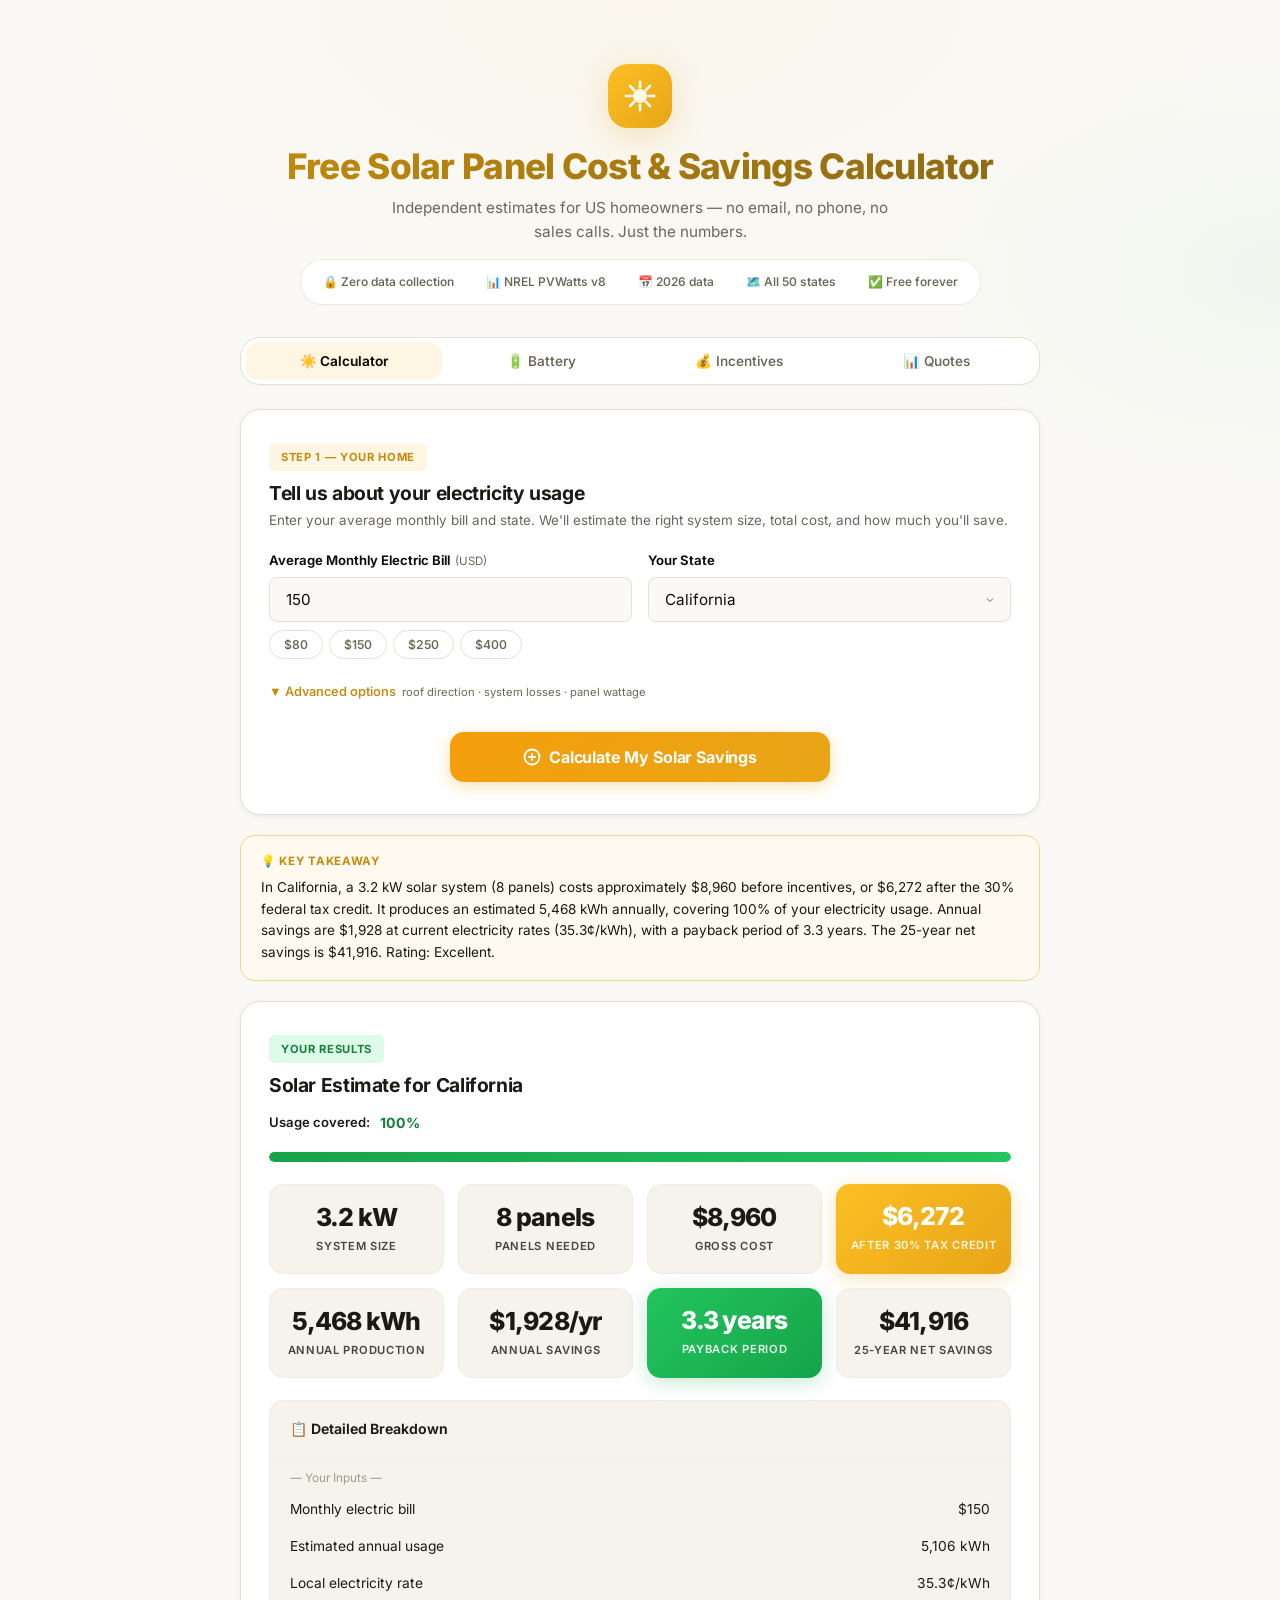
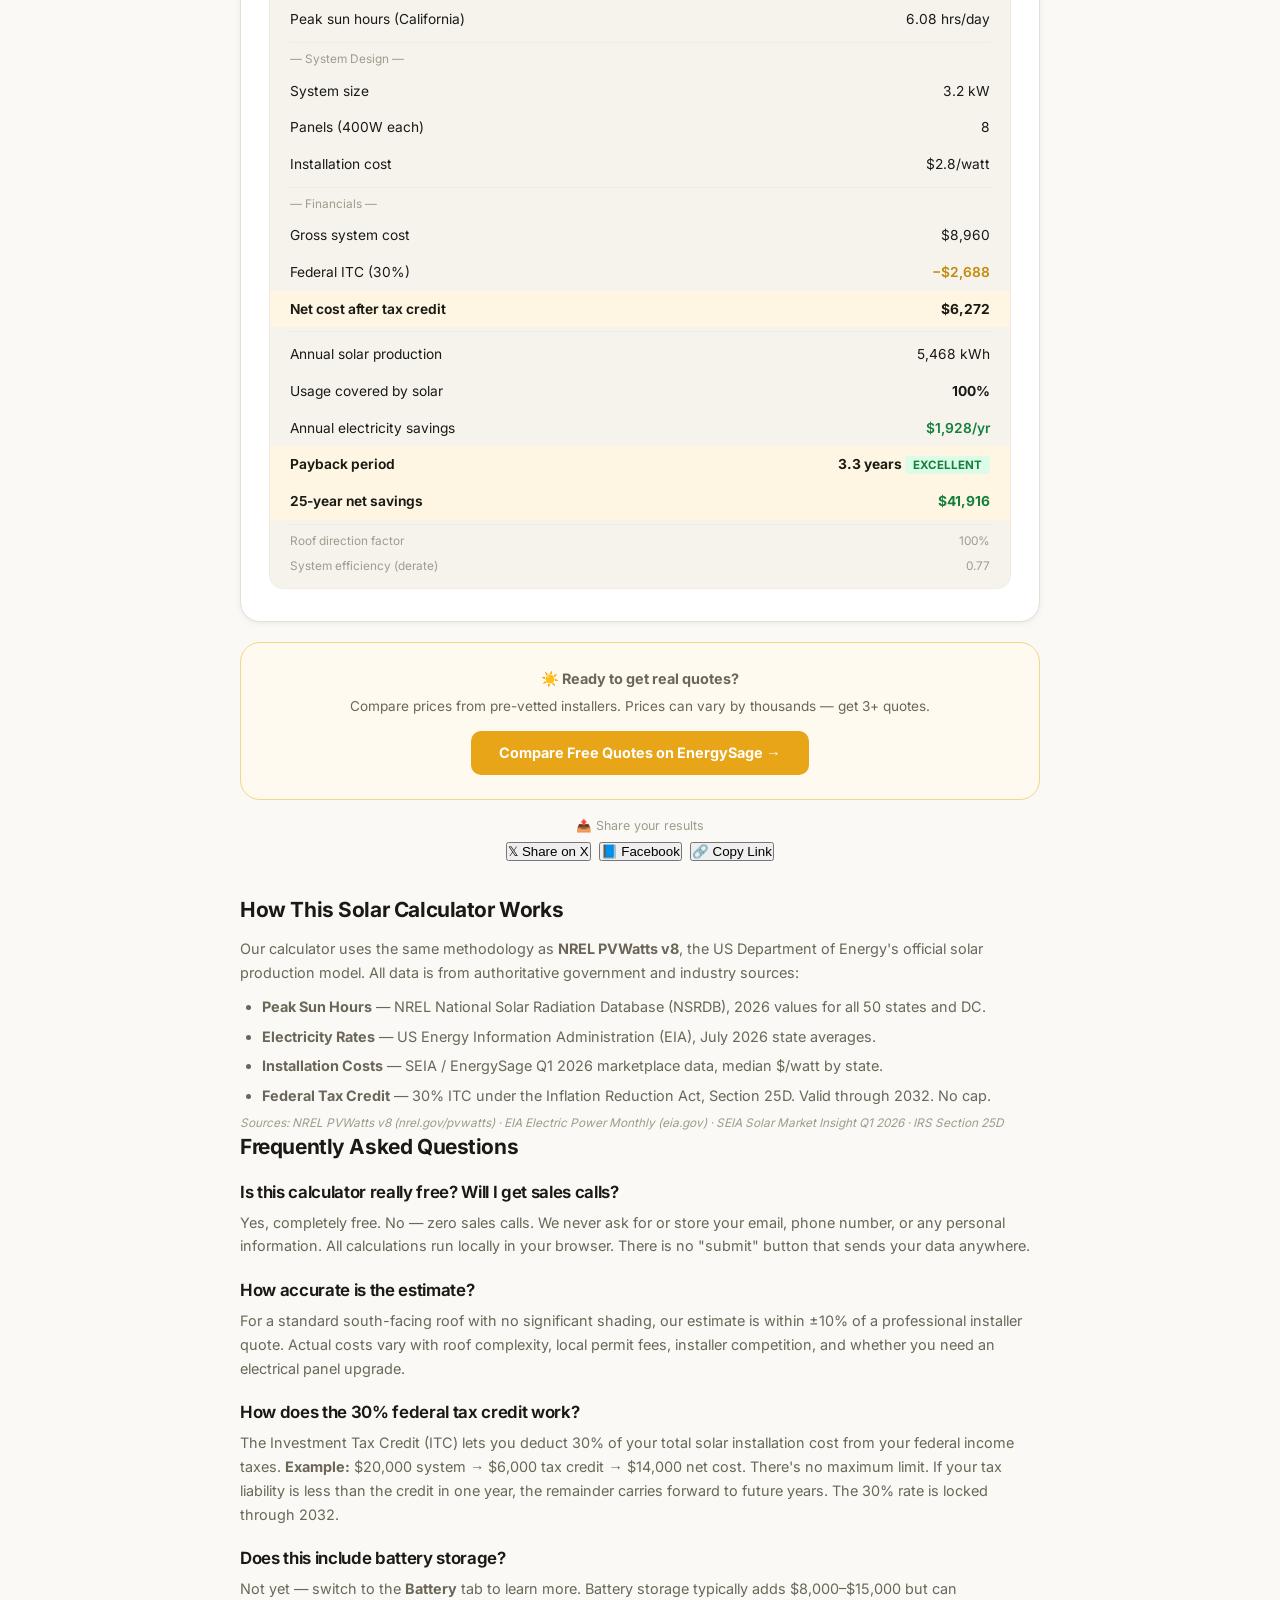
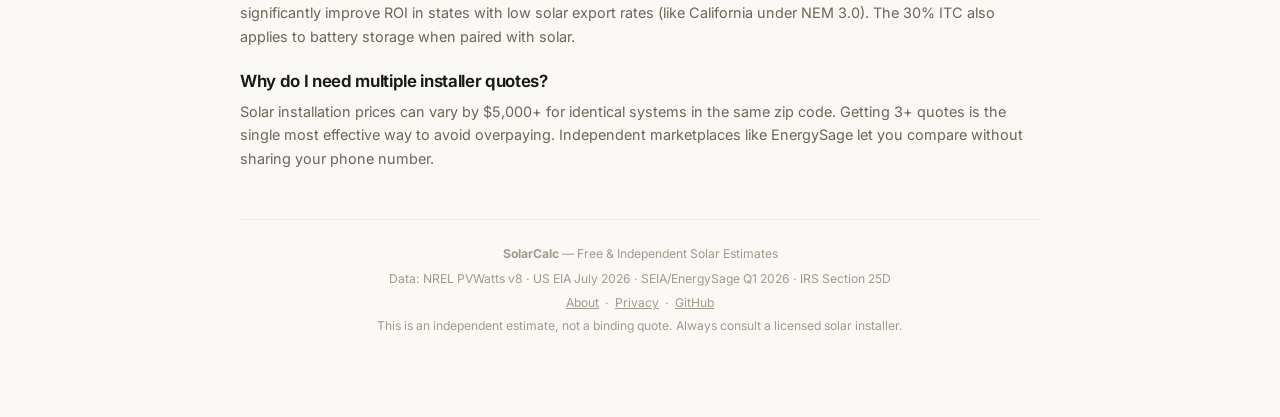
<file: index.html>
<!DOCTYPE html>
<html lang="en">
<head>
<meta charset="UTF-8">
<meta name="viewport" content="width=device-width, initial-scale=1.0">
<title>Free Solar Panel Cost & Savings Calculator (2026) — No Email, No Sales Calls</title>
<meta name="description" content="Independent, free solar calculator for US homeowners. Estimate system size, cost after 30% tax credit, annual savings, and payback period. Covers all 50 states with 2026 NREL data. No email required.">
<link rel="canonical" href="https://solarcalc.cmprly.com/">

<!-- Cloudflare Web Analytics -->
<script defer src="https://static.cloudflareinsights.com/beacon.min.js" data-cf-beacon='{"token": "87d3eb64ebcb4ab19e8efbe40ad53b2b"}'></script>

<!-- Font preload (self-hosted Inter Latin WOFF2, 48KB) -->
<link rel="preload" href="fonts/inter-latin.woff2" as="font" type="font/woff2" crossorigin>

<!-- Critical CSS (above-the-fold, inlined for instant render) -->
<style>
:root{--bg:#faf9f5;--card:#fff;--text:#1a1a14;--text-muted:#6b6658;--accent:#e8a517;--accent-deep:#c48a0c;--accent-light:#fef6e3;--border:#e6e0d4;--radius:14px;--radius-sm:8px;--radius-lg:20px;--font:'Inter',-apple-system,BlinkMacSystemFont,'Segoe UI',Roboto,sans-serif;--ease:cubic-bezier(.4,0,.2,1)}
*,*::before,*::after{box-sizing:border-box;margin:0;padding:0}
html{scroll-behavior:smooth;-webkit-text-size-adjust:100%}
body{font-family:var(--font);background:var(--bg);color:var(--text);line-height:1.65;-webkit-font-smoothing:antialiased;background-image:radial-gradient(ellipse 80% 60% at 50% 0%,rgba(232,165,23,.04) 0%,transparent 60%),radial-gradient(ellipse 60% 50% at 100% 30%,rgba(22,163,74,.03) 0%,transparent 50%);background-attachment:fixed}
.container{max-width:840px;margin:0 auto;padding:24px 20px 80px}
.header{text-align:center;padding:40px 0 32px}
.header-logo{display:inline-flex;align-items:center;justify-content:center;width:64px;height:64px;border-radius:20px;background:linear-gradient(135deg,#fbbf24,#e8a517);box-shadow:0 8px 32px rgba(232,165,23,.25);margin-bottom:16px}
.header-logo svg{width:34px;height:34px}
.header h1{font-size:clamp(1.6rem,4vw,2.2rem);font-weight:800;letter-spacing:-0.02em;line-height:1.25;background:linear-gradient(135deg,#c48a0c,#8b6914);-webkit-background-clip:text;-webkit-text-fill-color:transparent;background-clip:text;margin-bottom:8px}
.header .subtitle{font-size:.95rem;color:var(--text-muted);max-width:500px;margin:0 auto}
.trust-strip{display:inline-flex;gap:4px;flex-wrap:wrap;justify-content:center;margin-top:16px;background:var(--card);border:1px solid #f0ece2;border-radius:40px;padding:6px 8px}
.trust-strip .badge{display:inline-flex;align-items:center;gap:5px;font-size:.75rem;font-weight:550;color:var(--text-muted);padding:6px 14px;border-radius:30px}
.card{background:var(--card);border:1px solid var(--border);border-radius:var(--radius-lg);padding:32px 28px;margin-bottom:20px}
.step-badge{display:inline-flex;align-items:center;gap:5px;font-size:.7rem;font-weight:700;text-transform:uppercase;letter-spacing:.06em;padding:5px 12px;border-radius:6px;margin-bottom:10px}
.step-badge.amber{background:var(--accent-light);color:var(--accent-deep)}
h2{font-size:1.2rem;font-weight:700;letter-spacing:-0.02em;line-height:1.25}
.form-row{display:grid;grid-template-columns:1fr 1fr;gap:16px;margin-top:18px}
@media(max-width:540px){.form-row{grid-template-columns:1fr}}
.form-group label{display:block;font-size:.82rem;font-weight:650;margin-bottom:6px;color:var(--text)}
.form-group .hint{font-size:.72rem;color:var(--text-muted);font-weight:400}
input[type="number"],select{width:100%;padding:12px 16px;border:1.5px solid var(--border);border-radius:var(--radius-sm);font-size:.95rem;font-family:var(--font);background:var(--bg);color:var(--text);transition:all .25s var(--ease);appearance:none;-webkit-appearance:none}
select{background-image:url("data:image/svg+xml,%3Csvg xmlns='http://www.w3.org/2000/svg' width='12' height='12' viewBox='0 0 24 24' fill='none' stroke='%236b6658' stroke-width='2'%3E%3Cpolyline points='6 9 12 15 18 9'%3E%3C/polyline%3E%3C/svg%3E");background-repeat:no-repeat;background-position:right 14px center;padding-right:40px;cursor:pointer}
.quick-fill{display:flex;gap:6px;flex-wrap:wrap;margin-top:8px}
.quick-fill button{font-size:.76rem;font-weight:550;padding:6px 14px;border:1px solid var(--border);background:var(--card);border-radius:20px;cursor:pointer;font-family:var(--font);color:var(--text-muted);transition:all .25s var(--ease)}
.btn-primary{display:inline-flex;align-items:center;justify-content:center;gap:8px;background:linear-gradient(135deg,#f59e0b,#e8a517);color:#fff;border:none;padding:15px 48px;font-size:1rem;font-weight:700;border-radius:14px;cursor:pointer;font-family:var(--font);box-shadow:0 4px 16px rgba(232,165,23,.35);width:100%;max-width:380px}
.btn-block{display:flex;margin:24px auto 0}
.tab-nav{display:flex;gap:2px;background:var(--card);border:1px solid var(--border);border-radius:var(--radius-lg);padding:5px;margin-bottom:24px;overflow-x:auto;-webkit-overflow-scrolling:touch}
.tab-nav button{flex:1;padding:10px 16px;border:none;background:0 0;font-size:.85rem;font-weight:550;color:var(--text-muted);cursor:pointer;font-family:var(--font);border-radius:12px;white-space:nowrap;transition:all .25s var(--ease)}
.tab-nav button.active{color:var(--text);background:var(--accent-light);font-weight:650}
.tab-panel{display:none}
.tab-panel.active{display:block}
.hidden{display:none!important}
.footer{text-align:center;margin-top:48px;padding-top:24px;border-top:1px solid #f0ece2;font-size:.76rem;color:#a09b8d;line-height:1.7}
</style>

<!-- Full CSS (non-blocking) -->
<link rel="preload" href="css/style.css" as="style" onload="this.onload=null;this.rel='stylesheet'">
<noscript><link rel="stylesheet" href="css/style.css"></noscript>
<link rel="icon" type="image/svg+xml" href="favicon.svg">

<!-- Open Graph (Facebook, LinkedIn, etc.) -->
<meta property="og:title" content="Free Solar Panel Cost &amp; Savings Calculator (2026)">
<meta property="og:description" content="Independent solar calculator for US homeowners. No email, no phone, no sales calls. Covers all 50 states with 2026 NREL data.">
<meta property="og:type" content="website">
<meta property="og:url" content="https://solarcalc.cmprly.com/">
<meta property="og:image" content="https://solarcalc.cmprly.com/og-image.svg">

<!-- Twitter Card -->
<meta name="twitter:card" content="summary">
<meta name="twitter:title" content="Free Solar Panel Cost &amp; Savings Calculator (2026)">
<meta name="twitter:description" content="Independent solar calculator. No email required. Covers all 50 US states.">
<meta name="twitter:image" content="https://solarcalc.cmprly.com/og-image.svg">

<!-- ═══════════════ STATIC JSON-LD ═══════════════ -->
<script type="application/ld+json">
{
  "@context": "https://schema.org",
  "@type": "BreadcrumbList",
  "itemListElement": [
    {
      "@type": "ListItem",
      "position": 1,
      "name": "Home",
      "item": "https://solarcalc.cmprly.com/"
    },
    {
      "@type": "ListItem",
      "position": 2,
      "name": "Solar Calculator",
      "item": "https://solarcalc.cmprly.com/"
    }
  ]
}
</script>
<script type="application/ld+json">
{
  "@context": "https://schema.org",
  "@type": "WebApplication",
  "name": "Solar Panel Cost & Savings Calculator",
  "url": "https://solarcalc.example.com",
  "description": "Free, independent solar calculator for US homeowners. Estimate system size, cost, federal tax credit, and payback period without sharing personal information. Uses NREL PVWatts v8 methodology with 2026 state-level data.",
  "applicationCategory": "FinanceApplication",
  "operatingSystem": "Web",
  "offers": { "@type": "Offer", "price": "0", "priceCurrency": "USD" },
  "author": { "@type": "Organization", "name": "SolarCalc" },
  "datePublished": "2026-07-01",
  "dateModified": "2026-07-19"
}
</script>
<script type="application/ld+json">
{
  "@context": "https://schema.org",
  "@type": "FAQPage",
  "mainEntity": [
    {
      "@type": "Question",
      "name": "How accurate is this solar calculator?",
      "acceptedAnswer": {
        "@type": "Answer",
        "text": "Our calculator uses NREL PVWatts v8 methodology with 2026 state-level data for peak sun hours (from NSRDB), electricity rates (from US EIA July 2026), and installation costs (from SEIA/EnergySage Q1 2026 marketplace data). Results are within ±10% of professional installer quotes for standard residential rooftops with no significant shading."
      }
    },
    {
      "@type": "Question",
      "name": "How is the federal solar tax credit calculated?",
      "acceptedAnswer": {
        "@type": "Answer",
        "text": "The federal Investment Tax Credit (ITC) covers 30% of your total solar installation cost through 2032 under the Inflation Reduction Act. For example, on a $20,000 system, you save $6,000. There is no maximum cap. The 30% rate is locked through 2032, then steps down to 26% in 2033 and 22% in 2034."
      }
    },
    {
      "@type": "Question",
      "name": "Do I need to provide my email or phone number to use this calculator?",
      "acceptedAnswer": {
        "@type": "Answer",
        "text": "No. This calculator is completely free and independent. We never ask for or store your email, phone number, or any personal information. All calculations run locally in your browser. Results are shown instantly on this page."
      }
    },
    {
      "@type": "Question",
      "name": "What solar incentives are available in my state?",
      "acceptedAnswer": {
        "@type": "Answer",
        "text": "Every US state qualifies for the 30% federal Investment Tax Credit (ITC). Many states offer additional incentives including net metering, state tax credits, property tax exemptions, and SREC (Solar Renewable Energy Certificate) markets. Use the Incentives tab on our calculator to explore state-specific programs."
      }
    },
    {
      "@type": "Question",
      "name": "Should I add battery storage to my solar system?",
      "acceptedAnswer": {
        "@type": "Answer",
        "text": "Adding battery storage to your solar system typically costs $8,000–$15,000 extra, but can significantly improve your ROI in states with low export compensation rates (like California under NEM 3.0). Battery attachment rates exceeded 25% nationally in 2025 and are rising. Our Battery Storage tab (coming soon) will help you run the numbers."
      }
    }
  ]
}
</script>
</head>
<body>

<div class="container">

<!-- ═══════════════ HEADER ═══════════════ -->
<header class="header">
  <div class="header-logo">
    <svg viewBox="0 0 24 24" fill="none" xmlns="http://www.w3.org/2000/svg">
      <circle cx="12" cy="12" r="5" fill="#fff" opacity="0.9"/>
      <g stroke="#fff" stroke-width="1.8" stroke-linecap="round">
        <line x1="12" y1="2"  x2="12" y2="6"/>
        <line x1="12" y1="18" x2="12" y2="22"/>
        <line x1="2"  y1="12" x2="6"  y2="12"/>
        <line x1="18" y1="12" x2="22" y2="12"/>
        <line x1="4.9" y1="4.9" x2="7.8" y2="7.8"/>
        <line x1="16.2" y1="16.2" x2="19.1" y2="19.1"/>
        <line x1="4.9" y1="19.1" x2="7.8" y2="16.2"/>
        <line x1="16.2" y1="7.8" x2="19.1" y2="4.9"/>
      </g>
    </svg>
  </div>
  <h1>Free Solar Panel Cost & Savings Calculator</h1>
  <p class="subtitle">Independent estimates for US homeowners — no email, no phone, no sales calls. Just the numbers.</p>
  <div class="trust-strip">
    <span class="badge">🔒 Zero data collection</span>
    <span class="badge">📊 NREL PVWatts v8</span>
    <span class="badge">📅 2026 data</span>
    <span class="badge">🗺️ All 50 states</span>
    <span class="badge">✅ Free forever</span>
  </div>
</header>

<!-- ═══════════════ TAB NAV ═══════════════ -->
<nav class="tab-nav">
  <button class="active" data-tab="solar" onclick="SolarCalc.App.switchTab('solar');return false;">☀️ Calculator</button>
  <button data-tab="battery" onclick="SolarCalc.App.switchTab('battery');return false;">🔋 Battery</button>
  <button data-tab="incentives" onclick="SolarCalc.App.switchTab('incentives');return false;">💰 Incentives</button>
  <button data-tab="compare" onclick="SolarCalc.App.switchTab('compare');return false;">📊 Quotes</button>
</nav>

<!-- ═══════════════ TAB: SOLAR CALCULATOR ═══════════════ -->
<div class="tab-panel active" id="tab-solar">

  <!-- INPUT CARD -->
  <div class="card" id="calculator">
    <span class="step-badge amber">Step 1 — Your Home</span>
    <h2>Tell us about your electricity usage</h2>
    <p style="font-size:0.84rem;color:var(--text-muted);margin-top:4px;">
      Enter your average monthly bill and state. We'll estimate the right system size, total cost,
      and how much you'll save.
    </p>

    <div class="form-row">
      <div class="form-group">
        <label for="bill">Average Monthly Electric Bill <span class="hint">(USD)</span></label>
        <input type="number" id="bill" placeholder="e.g. 150" min="30" max="2000" value="150" inputmode="numeric">
        <div class="quick-fill" id="billPills"></div>
      </div>
      <div class="form-group">
        <label for="state">Your State</label>
        <select id="state"></select>
      </div>
    </div>

    <div class="advanced-toggle" id="advToggle" onclick="SolarCalc.App.toggleAdvanced()">
      <span>▼ Advanced options</span>
      <span style="font-size:0.7rem;font-weight:400;color:var(--text-muted)">roof direction · system losses · panel wattage</span>
    </div>

    <div class="advanced-panel" id="advOptions">
      <div class="form-row">
        <div class="form-group">
          <label for="tiltSelect">Roof Direction</label>
          <select id="tiltSelect"></select>
        </div>
        <div class="form-group">
          <label for="derateSelect">System Efficiency</label>
          <select id="derateSelect"></select>
        </div>
      </div>
      <div class="form-row">
        <div class="form-group">
          <label for="panelSelect">Panel Wattage</label>
          <select id="panelSelect"></select>
        </div>
      </div>
    </div>

    <button class="btn-primary btn-block" id="calcBtn">
      <svg width="18" height="18" viewBox="0 0 24 24" fill="none" stroke="currentColor" stroke-width="2.5" stroke-linecap="round"><circle cx="12" cy="12" r="10"/><line x1="12" y1="8" x2="12" y2="16"/><line x1="8" y1="12" x2="16" y2="12"/></svg>
      Calculate My Solar Savings
    </button>
  </div>

  <!-- RESULTS (hidden until calculate) -->
  <div id="resultsContainer" class="hidden">

    <!-- KEY TAKEAWAY (AEO block) -->
    <div class="key-takeaway" id="takeaway" style="margin-bottom:20px;"></div>

    <!-- RESULTS CARD -->
    <div class="card">
      <span class="step-badge green">Your Results</span>
      <h2>Solar Estimate for <span id="resultState">your state</span></h2>

      <!-- Coverage bar -->
      <div style="display:flex;align-items:center;gap:10px;margin:14px 0 4px;">
        <span style="font-size:0.82rem;font-weight:600;white-space:nowrap;">Usage covered:</span>
        <span style="font-size:0.88rem;font-weight:700;color:var(--green-deep);" id="rCoverage">—</span>
      </div>
      <div class="coverage-bar-wrap">
        <div class="coverage-bar-fill" id="coverageBarFill" style="width:0%;"></div>
      </div>

      <div class="results-grid">
        <div class="result-card">
          <div class="r-value" id="rSystemSize">—</div>
          <div class="r-label">System Size</div>
        </div>
        <div class="result-card">
          <div class="r-value" id="rPanels">—</div>
          <div class="r-label">Panels Needed</div>
        </div>
        <div class="result-card">
          <div class="r-value" id="rGrossCost">—</div>
          <div class="r-label">Gross Cost</div>
        </div>
        <div class="result-card featured">
          <div class="r-value" id="rNetCost">—</div>
          <div class="r-label">After 30% Tax Credit</div>
        </div>
        <div class="result-card">
          <div class="r-value" id="rAnnualProd">—</div>
          <div class="r-label">Annual Production</div>
        </div>
        <div class="result-card">
          <div class="r-value" id="rAnnualSave">—</div>
          <div class="r-label">Annual Savings</div>
        </div>
        <div class="result-card featured-alt">
          <div class="r-value" id="rPayback">—</div>
          <div class="r-label">Payback Period</div>
        </div>
        <div class="result-card">
          <div class="r-value" id="r25yr">—</div>
          <div class="r-label">25-Year Net Savings</div>
        </div>
      </div>

      <div class="breakdown" id="breakdown"></div>
    </div>

    <!-- CTA -->
    <div class="cta-box">
      <p><strong>☀️ Ready to get real quotes?</strong></p>
      <p style="font-size:0.85rem;">Compare prices from pre-vetted installers. Prices can vary by thousands — get 3+ quotes.</p>
      <a class="cta-link" href="https://www.energysage.com/solar/cost-calculator/" target="_blank" rel="nofollow noopener">
        Compare Free Quotes on EnergySage →
      </a>
    </div>

    <!-- Share -->
    <div style="text-align:center;margin-top:16px;" id="shareBlock">
      <p style="font-size:0.78rem;color:var(--text-faint);margin-bottom:6px;">📤 Share your results</p>
      <div style="display:flex;gap:8px;justify-content:center;flex-wrap:wrap;">
        <button class="pill" onclick="SolarCalc.App.shareResults('twitter')" title="Share on X (Twitter)">𝕏 Share on X</button>
        <button class="pill" onclick="SolarCalc.App.shareResults('facebook')" title="Share on Facebook">📘 Facebook</button>
        <button class="pill" onclick="SolarCalc.App.shareResults('copy')" title="Copy link">🔗 Copy Link</button>
      </div>
    </div>
  </div>
</div>

<!-- ═══════════════ TAB: BATTERY ═══════════════ -->
<div class="tab-panel" id="tab-battery">
  <div class="card">
    <div id="batteryPanel"></div>
  </div>
</div>

<!-- ═══════════════ TAB: INCENTIVES ═══════════════ -->
<div class="tab-panel" id="tab-incentives">
  <div class="card">
    <div id="incentivesPanel"></div>
  </div>
</div>

<!-- ═══════════════ TAB: COMPARE QUOTES ═══════════════ -->
<div class="tab-panel" id="tab-compare">
  <div class="card">
    <div id="comparePanel"></div>
  </div>
</div>

<!-- ═══════════════ INFO SECTION (AEO-optimized) ═══════════════ -->
<div class="info-section">
  <h2>How This Solar Calculator Works</h2>
  <p>Our calculator uses the same methodology as <strong>NREL PVWatts v8</strong>, the US Department of Energy's official solar production model. All data is from authoritative government and industry sources:</p>
  <ul>
    <li><strong>Peak Sun Hours</strong> — NREL National Solar Radiation Database (NSRDB), 2026 values for all 50 states and DC.</li>
    <li><strong>Electricity Rates</strong> — US Energy Information Administration (EIA), July 2026 state averages.</li>
    <li><strong>Installation Costs</strong> — SEIA / EnergySage Q1 2026 marketplace data, median $/watt by state.</li>
    <li><strong>Federal Tax Credit</strong> — 30% ITC under the Inflation Reduction Act, Section 25D. Valid through 2032. No cap.</li>
  </ul>
  <div class="source-cite">Sources: NREL PVWatts v8 (nrel.gov/pvwatts) · EIA Electric Power Monthly (eia.gov) · SEIA Solar Market Insight Q1 2026 · IRS Section 25D</div>

  <h2>Frequently Asked Questions</h2>

  <h3>Is this calculator really free? Will I get sales calls?</h3>
  <p>Yes, completely free. No — zero sales calls. We never ask for or store your email, phone number, or any personal information. All calculations run locally in your browser. There is no "submit" button that sends your data anywhere.</p>

  <h3>How accurate is the estimate?</h3>
  <p>For a standard south-facing roof with no significant shading, our estimate is within ±10% of a professional installer quote. Actual costs vary with roof complexity, local permit fees, installer competition, and whether you need an electrical panel upgrade.</p>

  <h3>How does the 30% federal tax credit work?</h3>
  <p>The Investment Tax Credit (ITC) lets you deduct 30% of your total solar installation cost from your federal income taxes. <strong>Example:</strong> $20,000 system → $6,000 tax credit → $14,000 net cost. There's no maximum limit. If your tax liability is less than the credit in one year, the remainder carries forward to future years. The 30% rate is locked through 2032.</p>

  <h3>Does this include battery storage?</h3>
  <p>Not yet — switch to the <strong>Battery</strong> tab to learn more. Battery storage typically adds $8,000–$15,000 but can significantly improve ROI in states with low solar export rates (like California under NEM 3.0). The 30% ITC also applies to battery storage when paired with solar.</p>

  <h3>Why do I need multiple installer quotes?</h3>
  <p>Solar installation prices can vary by $5,000+ for identical systems in the same zip code. Getting 3+ quotes is the single most effective way to avoid overpaying. Independent marketplaces like EnergySage let you compare without sharing your phone number.</p>
</div>

<!-- ═══════════════ FOOTER ═══════════════ -->
<footer class="footer">
  <p><strong>SolarCalc</strong> — Free &amp; Independent Solar Estimates</p>
  <p style="margin-top:4px;">Data: NREL PVWatts v8 · US EIA July 2026 · SEIA/EnergySage Q1 2026 · IRS Section 25D</p>
  <p style="margin-top:4px;">
    <a href="about.html" style="color:var(--text-faint);">About</a>
    &nbsp;·&nbsp;
    <a href="privacy.html" style="color:var(--text-faint);">Privacy</a>
    &nbsp;·&nbsp;
    <a href="https://github.com/FlukeStudio/solarcalc" style="color:var(--text-faint);" target="_blank" rel="noopener">GitHub</a>
  </p>
  <p style="margin-top:2px;">This is an independent estimate, not a binding quote. Always consult a licensed solar installer.</p>
</footer>

</div>

<!-- ═══════════════ SCRIPTS ═══════════════ -->
<script src="js/bundle.js?v=2"></script>

<!--
  ═══════════════════════════════════════════
  EXTENSION GUIDE
  ═══════════════════════════════════════════
  
  To add a new calculator module:
  
  1. Create modules/your-module.js:
     SolarCalc.YourModule = (function() {
       function init()  { /* render the module UI */ }
       function calc()  { /* your calculation logic */ }
       return { init, calc };
     })();
  
  2. In index.html:
     - Add <button data-tab="your-tab"> to .tab-nav
     - Add <div class="tab-panel" id="tab-your-tab">...</div>
     - Add <script src="modules/your-module.js"></script> before app.js
  
  3. In app.js switchTab():
     if (tabId === 'your-tab') SolarCalc.YourModule.init();
  
  Existing code stays untouched. Each module is fully independent.
  ═══════════════════════════════════════════
-->

</body>
</html>
</file>
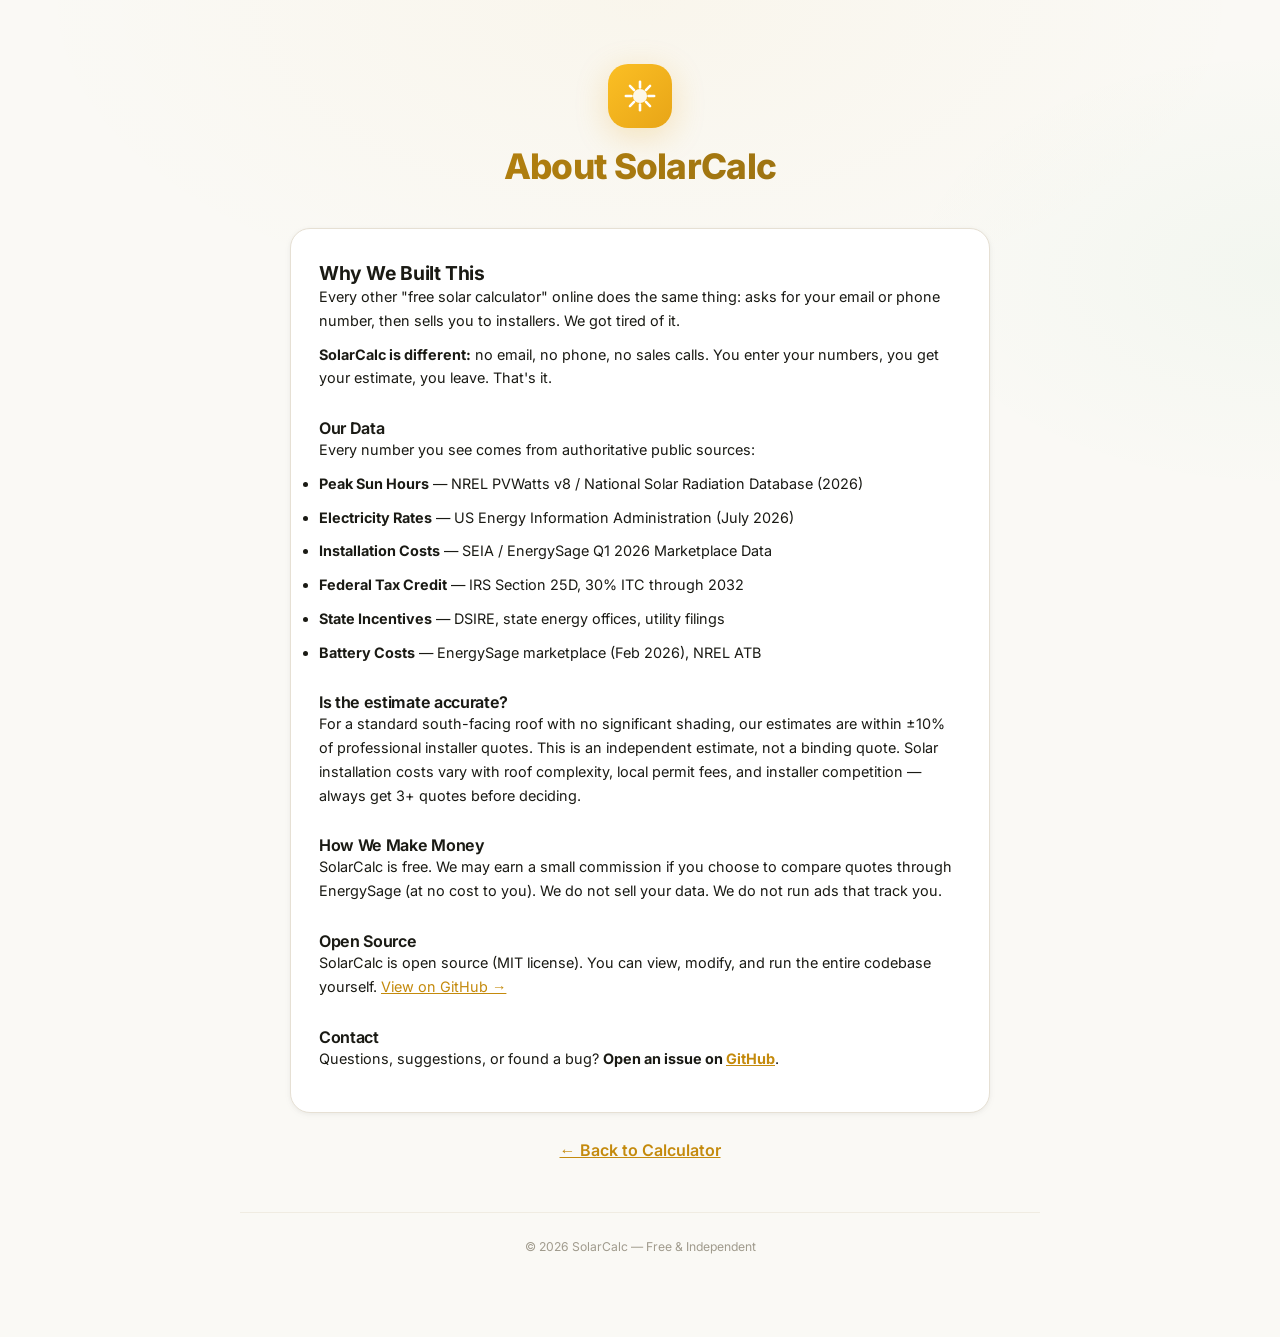
<file: about.html>
<!DOCTYPE html>
<html lang="en">
<head>
<meta charset="UTF-8">
<meta name="viewport" content="width=device-width, initial-scale=1.0">
<title>About — SolarCalc</title>
<meta name="description" content="About SolarCalc — a free, independent solar calculator for US homeowners. No email, no phone, no sales calls. Just the numbers.">
<link rel="stylesheet" href="css/style.css">
<link rel="icon" type="image/svg+xml" href="favicon.svg">
<!-- Cloudflare Web Analytics -->
<script defer src="https://static.cloudflareinsights.com/beacon.min.js" data-cf-beacon='{"token": "87d3eb64ebcb4ab19e8efbe40ad53b2b"}'></script>
<style>
  .about-section { max-width: 700px; margin: 0 auto; }
  .about-section h3 { margin-top: 28px; }
  .about-section p, .about-section li { font-size: 0.9rem; color: var(--text-secondary); margin-bottom: 10px; }
</style>
</head>
<body>
<div class="container">
  <header class="header">
    <a href="/" style="text-decoration:none;color:inherit;">
      <div class="header-logo">
        <svg viewBox="0 0 24 24" fill="none"><circle cx="12" cy="12" r="5" fill="#fff" opacity="0.9"/><g stroke="#fff" stroke-width="1.8" stroke-linecap="round"><line x1="12" y1="2" x2="12" y2="6"/><line x1="12" y1="18" x2="12" y2="22"/><line x1="2" y1="12" x2="6" y2="12"/><line x1="18" y1="12" x2="22" y2="12"/><line x1="4.9" y1="4.9" x2="7.8" y2="7.8"/><line x1="16.2" y1="16.2" x2="19.1" y2="19.1"/><line x1="4.9" y1="19.1" x2="7.8" y2="16.2"/><line x1="16.2" y1="7.8" x2="19.1" y2="4.9"/></g></svg>
      </div>
    </a>
    <h1>About SolarCalc</h1>
  </header>

  <div class="card about-section">
    <h2>Why We Built This</h2>
    <p>Every other "free solar calculator" online does the same thing: asks for your email or phone number, then sells you to installers. We got tired of it.</p>
    <p><strong>SolarCalc is different:</strong> no email, no phone, no sales calls. You enter your numbers, you get your estimate, you leave. That's it.</p>

    <h3>Our Data</h3>
    <p>Every number you see comes from authoritative public sources:</p>
    <ul>
      <li><strong>Peak Sun Hours</strong> — NREL PVWatts v8 / National Solar Radiation Database (2026)</li>
      <li><strong>Electricity Rates</strong> — US Energy Information Administration (July 2026)</li>
      <li><strong>Installation Costs</strong> — SEIA / EnergySage Q1 2026 Marketplace Data</li>
      <li><strong>Federal Tax Credit</strong> — IRS Section 25D, 30% ITC through 2032</li>
      <li><strong>State Incentives</strong> — DSIRE, state energy offices, utility filings</li>
      <li><strong>Battery Costs</strong> — EnergySage marketplace (Feb 2026), NREL ATB</li>
    </ul>

    <h3>Is the estimate accurate?</h3>
    <p>For a standard south-facing roof with no significant shading, our estimates are within ±10% of professional installer quotes. This is an independent estimate, not a binding quote. Solar installation costs vary with roof complexity, local permit fees, and installer competition — always get 3+ quotes before deciding.</p>

    <h3>How We Make Money</h3>
    <p>SolarCalc is free. We may earn a small commission if you choose to compare quotes through EnergySage (at no cost to you). We do not sell your data. We do not run ads that track you.</p>

    <h3>Open Source</h3>
    <p>SolarCalc is open source (MIT license). You can view, modify, and run the entire codebase yourself. <a href="https://github.com/FlukeStudio/solarcalc" style="color:var(--accent-deep);">View on GitHub →</a></p>

    <h3>Contact</h3>
    <p>Questions, suggestions, or found a bug? <strong>Open an issue on <a href="https://github.com/FlukeStudio/solarcalc/issues" style="color:var(--accent-deep);">GitHub</a></strong>.</p>
  </div>

  <div style="text-align:center;margin-top:24px;">
    <a href="/" style="color:var(--accent-deep);font-weight:600;">← Back to Calculator</a>
  </div>

  <footer class="footer">
    <p>© 2026 SolarCalc — Free &amp; Independent</p>
  </footer>
</div>
</body>
</html>
</file>
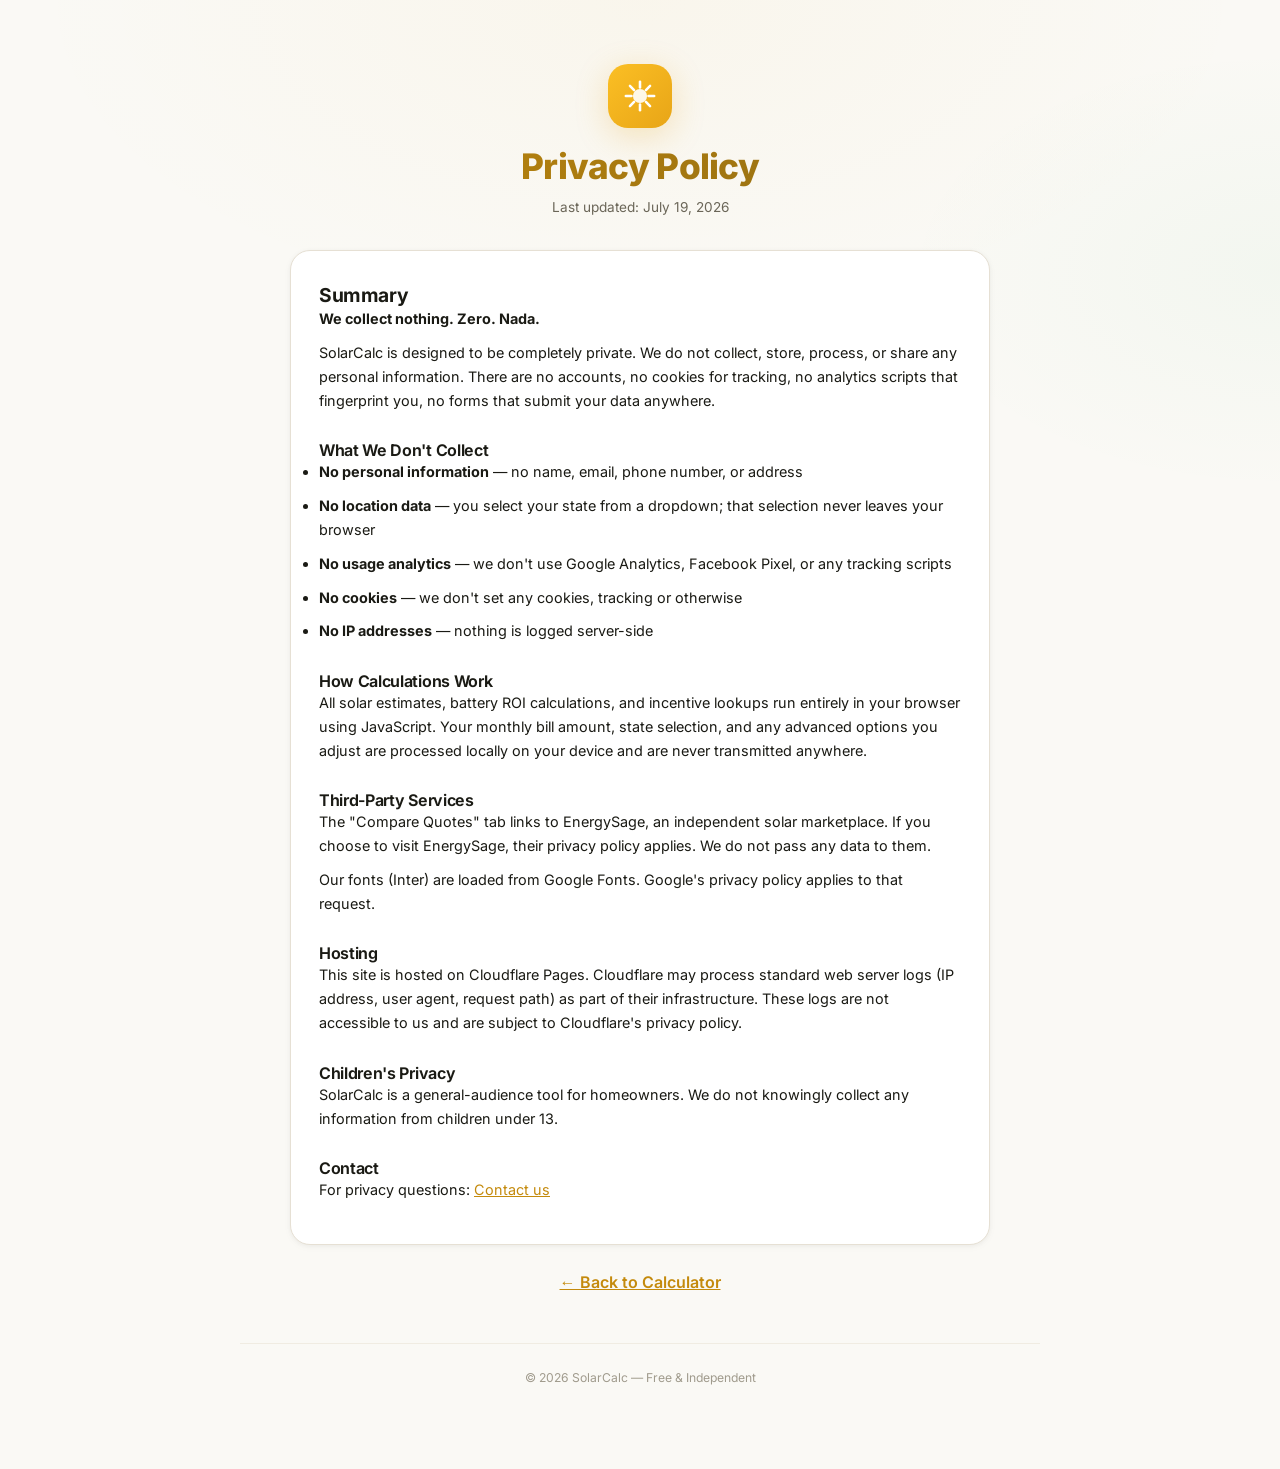
<file: privacy.html>
<!DOCTYPE html>
<html lang="en">
<head>
<meta charset="UTF-8">
<meta name="viewport" content="width=device-width, initial-scale=1.0">
<title>Privacy Policy — SolarCalc</title>
<meta name="description" content="SolarCalc privacy policy. We do not collect, store, or share any personal information. All calculations run locally in your browser.">
<link rel="stylesheet" href="css/style.css">
<link rel="icon" type="image/svg+xml" href="favicon.svg">
<!-- Cloudflare Web Analytics -->
<script defer src="https://static.cloudflareinsights.com/beacon.min.js" data-cf-beacon='{"token": "87d3eb64ebcb4ab19e8efbe40ad53b2b"}'></script>
<style>
  .policy-section { max-width: 700px; margin: 0 auto; }
  .policy-section h3 { margin-top: 28px; }
  .policy-section p, .policy-section li { font-size: 0.9rem; color: var(--text-secondary); margin-bottom: 10px; }
</style>
</head>
<body>
<div class="container">
  <header class="header">
    <a href="/" style="text-decoration:none;color:inherit;">
      <div class="header-logo">
        <svg viewBox="0 0 24 24" fill="none"><circle cx="12" cy="12" r="5" fill="#fff" opacity="0.9"/><g stroke="#fff" stroke-width="1.8" stroke-linecap="round"><line x1="12" y1="2" x2="12" y2="6"/><line x1="12" y1="18" x2="12" y2="22"/><line x1="2" y1="12" x2="6" y2="12"/><line x1="18" y1="12" x2="22" y2="12"/><line x1="4.9" y1="4.9" x2="7.8" y2="7.8"/><line x1="16.2" y1="16.2" x2="19.1" y2="19.1"/><line x1="4.9" y1="19.1" x2="7.8" y2="16.2"/><line x1="16.2" y1="7.8" x2="19.1" y2="4.9"/></g></svg>
      </div>
    </a>
    <h1>Privacy Policy</h1>
    <p style="font-size:0.85rem;color:var(--text-muted);">Last updated: July 19, 2026</p>
  </header>

  <div class="card policy-section">
    <h2>Summary</h2>
    <p><strong>We collect nothing. Zero. Nada.</strong></p>
    <p>SolarCalc is designed to be completely private. We do not collect, store, process, or share any personal information. There are no accounts, no cookies for tracking, no analytics scripts that fingerprint you, no forms that submit your data anywhere.</p>

    <h3>What We Don't Collect</h3>
    <ul>
      <li><strong>No personal information</strong> — no name, email, phone number, or address</li>
      <li><strong>No location data</strong> — you select your state from a dropdown; that selection never leaves your browser</li>
      <li><strong>No usage analytics</strong> — we don't use Google Analytics, Facebook Pixel, or any tracking scripts</li>
      <li><strong>No cookies</strong> — we don't set any cookies, tracking or otherwise</li>
      <li><strong>No IP addresses</strong> — nothing is logged server-side</li>
    </ul>

    <h3>How Calculations Work</h3>
    <p>All solar estimates, battery ROI calculations, and incentive lookups run entirely in your browser using JavaScript. Your monthly bill amount, state selection, and any advanced options you adjust are processed locally on your device and are never transmitted anywhere.</p>

    <h3>Third-Party Services</h3>
    <p>The "Compare Quotes" tab links to EnergySage, an independent solar marketplace. If you choose to visit EnergySage, their privacy policy applies. We do not pass any data to them.</p>
    <p>Our fonts (Inter) are loaded from Google Fonts. Google's privacy policy applies to that request.</p>

    <h3>Hosting</h3>
    <p>This site is hosted on Cloudflare Pages. Cloudflare may process standard web server logs (IP address, user agent, request path) as part of their infrastructure. These logs are not accessible to us and are subject to Cloudflare's privacy policy.</p>

    <h3>Children's Privacy</h3>
    <p>SolarCalc is a general-audience tool for homeowners. We do not knowingly collect any information from children under 13.</p>

    <h3>Contact</h3>
    <p>For privacy questions: <a href="about.html" style="color:var(--accent-deep);">Contact us</a></p>
  </div>

  <div style="text-align:center;margin-top:24px;">
    <a href="/" style="color:var(--accent-deep);font-weight:600;">← Back to Calculator</a>
  </div>

  <footer class="footer">
    <p>© 2026 SolarCalc — Free &amp; Independent</p>
  </footer>
</div>
</body>
</html>
</file>
<file: css/style.css>
/* ═══════════════════════════════════════════════
   SolarCalc — Premium Design System v2
   Theme:  Solar Gold  ·  Light + warm accent
   ═══════════════════════════════════════════════ */

/* Self-hosted Inter font (Latin subset WOFF2, 48KB — all weights) */
@font-face {
  font-family: 'Inter';
  font-style: normal;
  font-weight: 400 800;
  font-display: swap;
  src: url('../fonts/inter-latin.woff2') format('woff2');
}

:root {
  /* ── Core palette ── */
  --bg:          #faf9f5;
  --bg-alt:      #f5f3ec;
  --card:        #ffffff;
  --card-hover:  #fefdfa;

  /* ── Text ── */
  --text:        #1a1a14;
  --text-strong: #0d0d08;
  --text-muted:  #6b6658;
  --text-faint:  #a09b8d;

  /* ── Accent (golden-solar) ── */
  --accent:        #e8a517;
  --accent-deep:   #c48a0c;
  --accent-light:  #fef6e3;
  --accent-ghost:  #fffaef;
  --accent-border: #f0d78c;

  /* ── Success green ── */
  --green:         #16a34a;
  --green-light:   #dcfce7;
  --green-deep:    #15803d;

  /* ── Info blue ── */
  --blue:          #2563eb;
  --blue-light:    #dbeafe;

  /* ── Surface ── */
  --border:        #e6e0d4;
  --border-light:  #f0ece2;

  /* ── Shadows (softer) ── */
  --shadow-xs:  0 1px 2px rgba(0,0,0,.03);
  --shadow-sm:  0 1px 4px rgba(0,0,0,.04), 0 2px 8px rgba(0,0,0,.03);
  --shadow-md:  0 2px 12px rgba(0,0,0,.05), 0 8px 32px rgba(0,0,0,.04);
  --shadow-lg:  0 4px 24px rgba(0,0,0,.06), 0 16px 48px rgba(0,0,0,.05);
  --shadow-xl:  0 8px 40px rgba(0,0,0,.08), 0 24px 80px rgba(0,0,0,.06);

  /* ── Radii ── */
  --radius-sm: 8px;
  --radius:    14px;
  --radius-lg: 20px;
  --radius-xl: 28px;

  /* ── Typography ── */
  --font:      'Inter', -apple-system, BlinkMacSystemFont, 'Segoe UI', Roboto, sans-serif;
  --font-mono: 'JetBrains Mono', 'SF Mono', 'Cascadia Code', monospace;

  /* ── Transitions ── */
  --ease:     cubic-bezier(.4,0,.2,1);
  --ease-out: cubic-bezier(0,0,.2,1);
  --ease-in:  cubic-bezier(.4,0,1,1);
  --dur:      0.25s;
  --dur-slow: 0.4s;
}

/* ══════════════════════════════════════════
   RESET & BASE
   ══════════════════════════════════════════ */
*, *::before, *::after { box-sizing: border-box; margin: 0; padding: 0; }

html {
  scroll-behavior: smooth;
  -webkit-text-size-adjust: 100%;
}

body {
  font-family: var(--font);
  background: var(--bg);
  color: var(--text);
  line-height: 1.65;
  -webkit-font-smoothing: antialiased;
  -moz-osx-font-smoothing: grayscale;
  background-image:
    radial-gradient(ellipse 80% 60% at 50% 0%, rgba(232,165,23,.04) 0%, transparent 60%),
    radial-gradient(ellipse 60% 50% at 100% 30%, rgba(22,163,74,.03) 0%, transparent 50%);
  background-attachment: fixed;
}

.container {
  max-width: 840px;
  margin: 0 auto;
  padding: 24px 20px 80px;
}

/* ══════════════════════════════════════════
   TYPOGRAPHY
   ══════════════════════════════════════════ */
h1, h2, h3, h4 {
  letter-spacing: -0.02em;
  line-height: 1.25;
}
h1 { font-size: clamp(1.6rem, 4vw, 2.2rem); font-weight: 800; }
h2 { font-size: 1.2rem; font-weight: 700; }
h3 { font-size: 1rem;  font-weight: 650; }

/* ══════════════════════════════════════════
   HEADER
   ══════════════════════════════════════════ */
.header {
  text-align: center;
  padding: 40px 0 32px;
}
.header-logo {
  display: inline-flex;
  align-items: center;
  justify-content: center;
  width: 64px;
  height: 64px;
  border-radius: 20px;
  background: linear-gradient(135deg, #fbbf24, #e8a517);
  box-shadow: 0 8px 32px rgba(232,165,23,.25);
  margin-bottom: 16px;
  animation: logo-float 3s ease-in-out infinite;
}
@keyframes logo-float {
  0%, 100% { transform: translateY(0); }
  50%      { transform: translateY(-4px); }
}
.header-logo svg {
  width: 34px; height: 34px;
}
.header h1 {
  background: linear-gradient(135deg, #c48a0c, #8b6914);
  -webkit-background-clip: text;
  -webkit-text-fill-color: transparent;
  background-clip: text;
  margin-bottom: 8px;
}
.header .subtitle {
  font-size: 0.95rem;
  color: var(--text-muted);
  max-width: 500px;
  margin: 0 auto;
  line-height: 1.55;
}

/* Trust badges */
.trust-strip {
  display: inline-flex;
  gap: 4px;
  flex-wrap: wrap;
  justify-content: center;
  margin-top: 16px;
  background: var(--card);
  border: 1px solid var(--border-light);
  border-radius: 40px;
  padding: 6px 8px;
  box-shadow: var(--shadow-xs);
}
.trust-strip .badge {
  display: inline-flex;
  align-items: center;
  gap: 5px;
  font-size: 0.75rem;
  font-weight: 550;
  color: var(--text-muted);
  padding: 6px 14px;
  border-radius: 30px;
  transition: all var(--dur) var(--ease);
}
.trust-strip .badge:hover {
  background: var(--accent-light);
  color: var(--accent-deep);
}

/* ══════════════════════════════════════════
   CARDS
   ══════════════════════════════════════════ */
.card {
  background: var(--card);
  border: 1px solid var(--border);
  border-radius: var(--radius-lg);
  box-shadow: var(--shadow-sm);
  padding: 32px 28px;
  margin-bottom: 20px;
  transition: box-shadow var(--dur) var(--ease), border-color var(--dur) var(--ease);
}
.card:hover {
  box-shadow: var(--shadow-md);
  border-color: var(--border-light);
}
.card-glass {
  background: rgba(255,255,255,.7);
  backdrop-filter: blur(12px);
  -webkit-backdrop-filter: blur(12px);
}
.card-accent-left {
  border-left: 3px solid var(--accent);
}

/* Step labels */
.step-badge {
  display: inline-flex;
  align-items: center;
  gap: 5px;
  font-size: 0.7rem;
  font-weight: 700;
  text-transform: uppercase;
  letter-spacing: 0.06em;
  padding: 5px 12px;
  border-radius: 6px;
  margin-bottom: 10px;
}
.step-badge.amber  { background: var(--accent-light); color: var(--accent-deep); }
.step-badge.green  { background: var(--green-light);  color: var(--green-deep); }
.step-badge.blue   { background: var(--blue-light);   color: var(--blue); }

/* ══════════════════════════════════════════
   FORM ELEMENTS
   ══════════════════════════════════════════ */
.form-row {
  display: grid;
  grid-template-columns: 1fr 1fr;
  gap: 16px;
  margin-top: 18px;
}
@media (max-width: 540px) { .form-row { grid-template-columns: 1fr; } }

.form-group label {
  display: block;
  font-size: 0.82rem;
  font-weight: 650;
  margin-bottom: 6px;
  color: var(--text-strong);
}
.form-group .hint {
  font-size: 0.72rem;
  color: var(--text-muted);
  font-weight: 400;
  margin-left: 2px;
}

/* Inputs & Selects */
input[type="number"],
select {
  width: 100%;
  padding: 12px 16px;
  border: 1.5px solid var(--border);
  border-radius: var(--radius-sm);
  font-size: 0.95rem;
  font-family: var(--font);
  background: var(--bg);
  color: var(--text-strong);
  transition: all var(--dur) var(--ease);
  appearance: none;
  -webkit-appearance: none;
}
select {
  background-image: url("data:image/svg+xml,%3Csvg xmlns='http://www.w3.org/2000/svg' width='12' height='12' viewBox='0 0 24 24' fill='none' stroke='%236b6658' stroke-width='2'%3E%3Cpolyline points='6 9 12 15 18 9'%3E%3C/polyline%3E%3C/svg%3E");
  background-repeat: no-repeat;
  background-position: right 14px center;
  padding-right: 40px;
  cursor: pointer;
}
input[type="number"]:focus,
select:focus {
  outline: none;
  border-color: var(--accent);
  box-shadow: 0 0 0 4px rgba(232,165,23,.1);
  background: #fff;
}
input[type="number"]:hover,
select:hover {
  border-color: #d4c9a8;
}

/* Quick-fill pills */
.quick-fill {
  display: flex;
  gap: 6px;
  flex-wrap: wrap;
  margin-top: 8px;
}
.quick-fill button {
  font-size: 0.76rem;
  font-weight: 550;
  padding: 6px 14px;
  border: 1px solid var(--border);
  background: var(--card);
  border-radius: 20px;
  cursor: pointer;
  font-family: var(--font);
  color: var(--text-muted);
  transition: all var(--dur) var(--ease);
}
.quick-fill button:hover {
  border-color: var(--accent);
  color: var(--accent-deep);
  background: var(--accent-light);
  transform: translateY(-1px);
}

/* ══════════════════════════════════════════
   ADVANCED TOGGLE
   ══════════════════════════════════════════ */
.advanced-toggle {
  display: inline-flex;
  align-items: center;
  gap: 6px;
  font-size: 0.8rem;
  font-weight: 550;
  color: var(--accent-deep);
  cursor: pointer;
  margin-top: 16px;
  padding: 6px 0;
  user-select: none;
  transition: color var(--dur) var(--ease);
}
.advanced-toggle:hover { color: #8b6914; }
.advanced-toggle .chevron {
  display: inline-block;
  transition: transform var(--dur) var(--ease);
}
.advanced-toggle.open .chevron { transform: rotate(180deg); }

.advanced-panel {
  display: none;
  margin-top: 16px;
  padding-top: 16px;
  border-top: 1px solid var(--border-light);
  animation: fadeDown var(--dur) var(--ease);
}
.advanced-panel.open { display: block; }
@keyframes fadeDown {
  from { opacity: 0; transform: translateY(-8px); }
  to   { opacity: 1; transform: translateY(0); }
}

/* ══════════════════════════════════════════
   BUTTONS
   ══════════════════════════════════════════ */
.btn-primary {
  display: inline-flex;
  align-items: center;
  justify-content: center;
  gap: 8px;
  background: linear-gradient(135deg, #f59e0b, #e8a517);
  color: #fff;
  border: none;
  padding: 15px 48px;
  font-size: 1rem;
  font-weight: 700;
  border-radius: 14px;
  cursor: pointer;
  font-family: var(--font);
  box-shadow: 0 4px 16px rgba(232,165,23,.35);
  transition: all var(--dur) var(--ease);
  width: 100%;
  max-width: 380px;
  letter-spacing: -0.01em;
}
.btn-primary:hover {
  background: linear-gradient(135deg, #e8a517, #d4950f);
  box-shadow: 0 6px 24px rgba(232,165,23,.45);
  transform: translateY(-1px);
}
.btn-primary:active {
  transform: scale(0.98);
  box-shadow: 0 2px 8px rgba(232,165,23,.3);
}
.btn-block { display: flex; margin: 24px auto 0; }

/* ══════════════════════════════════════════
   TAB NAVIGATION
   ══════════════════════════════════════════ */
.tab-nav {
  display: flex;
  gap: 2px;
  background: var(--card);
  border: 1px solid var(--border);
  border-radius: var(--radius-lg);
  padding: 5px;
  margin-bottom: 24px;
  box-shadow: var(--shadow-xs);
  overflow-x: auto;
  -webkit-overflow-scrolling: touch;
}
.tab-nav button {
  flex: 1;
  padding: 10px 16px;
  border: none;
  background: transparent;
  font-size: 0.85rem;
  font-weight: 550;
  color: var(--text-muted);
  cursor: pointer;
  font-family: var(--font);
  border-radius: 12px;
  white-space: nowrap;
  transition: all var(--dur) var(--ease);
}
.tab-nav button:hover { color: var(--text); background: var(--bg-alt); }
.tab-nav button.active {
  color: var(--text-strong);
  background: var(--accent-light);
  font-weight: 650;
  box-shadow: var(--shadow-xs);
}
.tab-panel { display: none; animation: fadeUp var(--dur-slow) var(--ease-out); }
.tab-panel.active { display: block; }
@keyframes fadeUp {
  from { opacity: 0; transform: translateY(10px); }
  to   { opacity: 1; transform: translateY(0); }
}

/* ══════════════════════════════════════════
   RESULTS GRID
   ══════════════════════════════════════════ */
.results-grid {
  display: grid;
  grid-template-columns: repeat(auto-fit, minmax(150px, 1fr));
  gap: 14px;
  margin-top: 22px;
}
.result-card {
  background: var(--bg-alt);
  border: 1px solid var(--border-light);
  border-radius: var(--radius);
  padding: 18px 14px;
  text-align: center;
  transition: all var(--dur) var(--ease);
}
.result-card:hover {
  transform: translateY(-2px);
  box-shadow: var(--shadow-sm);
}
.result-card.featured {
  background: linear-gradient(135deg, #fbbf24, #e8a517);
  border: none;
  color: #fff;
  box-shadow: 0 4px 20px rgba(232,165,23,.3);
}
.result-card.featured-alt {
  background: linear-gradient(135deg, #22c55e, #16a34a);
  border: none;
  color: #fff;
  box-shadow: 0 4px 20px rgba(22,163,74,.25);
}
.result-card .r-value {
  font-size: 1.55rem;
  font-weight: 800;
  letter-spacing: -0.03em;
  line-height: 1.15;
}
.result-card .r-label {
  font-size: 0.7rem;
  margin-top: 5px;
  text-transform: uppercase;
  letter-spacing: 0.06em;
  font-weight: 600;
  opacity: 0.8;
}
.result-card.featured .r-label,
.result-card.featured-alt .r-label { opacity: .9; }

/* Coverage indicator */
.coverage-bar-wrap {
  margin-top: 18px;
  background: var(--bg-alt);
  border-radius: 10px;
  overflow: hidden;
  height: 10px;
}
.coverage-bar-fill {
  height: 100%;
  border-radius: 10px;
  background: linear-gradient(90deg, var(--green), #22c55e);
  transition: width 0.6s var(--ease);
}

/* ══════════════════════════════════════════
   BREAKDOWN TABLE
   ══════════════════════════════════════════ */
.breakdown {
  margin-top: 22px;
  background: var(--bg-alt);
  border: 1px solid var(--border-light);
  border-radius: var(--radius);
  overflow: hidden;
}
.breakdown-header {
  display: flex;
  align-items: center;
  gap: 8px;
  padding: 16px 20px;
  font-size: 0.88rem;
  font-weight: 650;
  border-bottom: 1px solid var(--border-light);
}
.breakdown-body { padding: 8px 0; }
.breakdown-row {
  display: flex;
  justify-content: space-between;
  align-items: center;
  padding: 7px 20px;
  font-size: 0.86rem;
  transition: background var(--dur) var(--ease);
}
.breakdown-row:hover { background: rgba(255,255,255,.5); }
.breakdown-row.highlight {
  background: var(--accent-light);
  font-weight: 650;
}
.breakdown-row .b-pos { color: var(--green-deep); font-weight: 600; }
.breakdown-row .b-neg { color: var(--accent-deep); font-weight: 600; }
.breakdown-row .b-total { font-weight: 700; }
.breakdown-divider {
  height: 1px;
  background: var(--border-light);
  margin: 4px 20px;
}
.breakdown-row.b-meta {
  font-size: 0.74rem;
  color: var(--text-faint);
  padding: 3px 20px;
}

/* ══════════════════════════════════════════
   CTA BOX
   ══════════════════════════════════════════ */
.cta-box {
  text-align: center;
  padding: 24px 20px;
  background: var(--accent-ghost);
  border: 1.5px solid var(--accent-border);
  border-radius: var(--radius-lg);
  margin-top: 20px;
  transition: box-shadow var(--dur) var(--ease);
}
.cta-box:hover { box-shadow: var(--shadow-sm); }
.cta-box p { font-size: 0.9rem; color: var(--text-muted); margin-bottom: 4px; }
.cta-box .cta-link {
  display: inline-block;
  margin-top: 10px;
  padding: 10px 28px;
  background: var(--accent);
  color: #fff;
  font-weight: 700;
  font-size: 0.9rem;
  border-radius: 10px;
  text-decoration: none;
  transition: all var(--dur) var(--ease);
}
.cta-box .cta-link:hover {
  background: var(--accent-deep);
  transform: translateY(-1px);
}

/* ══════════════════════════════════════════
   KEY TAKEAWAY (AEO-optimized summary block)
   ══════════════════════════════════════════ */
.key-takeaway {
  margin-top: 18px;
  padding: 16px 20px;
  background: var(--accent-ghost);
  border: 1px solid var(--accent-border);
  border-radius: var(--radius);
  font-size: 0.85rem;
  color: var(--text);
  line-height: 1.6;
}
.key-takeaway strong {
  color: var(--accent-deep);
}
.key-takeaway::before {
  content: '💡 Key Takeaway  ';
  font-weight: 700;
  font-size: 0.72rem;
  text-transform: uppercase;
  letter-spacing: 0.06em;
  color: var(--accent-deep);
  display: block;
  margin-bottom: 6px;
}

/* ══════════════════════════════════════════
   INFO SECTION
   ══════════════════════════════════════════ */
.info-section {
  margin-top: 36px;
}
.info-section h2 {
  font-size: 1.3rem;
  margin-bottom: 14px;
}
.info-section h3 {
  font-size: 1.05rem;
  margin: 22px 0 8px;
}
.info-section p,
.info-section li {
  font-size: 0.9rem;
  color: var(--text-muted);
  margin-bottom: 10px;
}
.info-section ul { padding-left: 22px; }
.info-section ul li { margin-bottom: 6px; }

/* AEO source citation */
.source-cite {
  font-size: 0.74rem;
  color: var(--text-faint);
  font-style: italic;
  margin-top: 2px;
}

/* ══════════════════════════════════════════
   FOOTER
   ══════════════════════════════════════════ */
.footer {
  text-align: center;
  margin-top: 48px;
  padding-top: 24px;
  border-top: 1px solid var(--border-light);
  font-size: 0.76rem;
  color: var(--text-faint);
  line-height: 1.7;
}

/* ══════════════════════════════════════════
   UTILITY
   ══════════════════════════════════════════ */
.hidden     { display: none !important; }
.text-center { text-align: center; }
.mt-8  { margin-top: 8px; }
.mt-12 { margin-top: 12px; }
.mt-20 { margin-top: 20px; }
.mb-8  { margin-bottom: 8px; }
.mb-12 { margin-bottom: 12px; }
.gap-8 { gap: 8px; }

/* ══════════════════════════════════════════
   RESPONSIVE
   ══════════════════════════════════════════ */
@media (max-width: 640px) {
  .container { padding: 16px 14px 60px; }
  .card { padding: 22px 18px; }
  .results-grid { grid-template-columns: 1fr 1fr; gap: 10px; }
  .result-card { padding: 14px 10px; }
  .result-card .r-value { font-size: 1.3rem; }
  .tab-nav button { font-size: 0.78rem; padding: 8px 12px; }
  .trust-strip { flex-wrap: wrap; gap: 2px; }
  .trust-strip .badge { padding: 4px 10px; font-size: 0.7rem; }
}
@media (max-width: 400px) {
  .header { padding: 24px 0 20px; }
  .header-logo { width: 52px; height: 52px; }
}

/* ══════════════════════════════════════════
   PRINT (for users who want to save results)
   ══════════════════════════════════════════ */
@media print {
  .tab-nav, .btn-primary, .cta-box, .advanced-toggle,
  .trust-strip, .header-logo, .footer { display: none; }
  .card { box-shadow: none; border: 1px solid #ccc; break-inside: avoid; }
  body { background: #fff; color: #000; }
}
</file>
